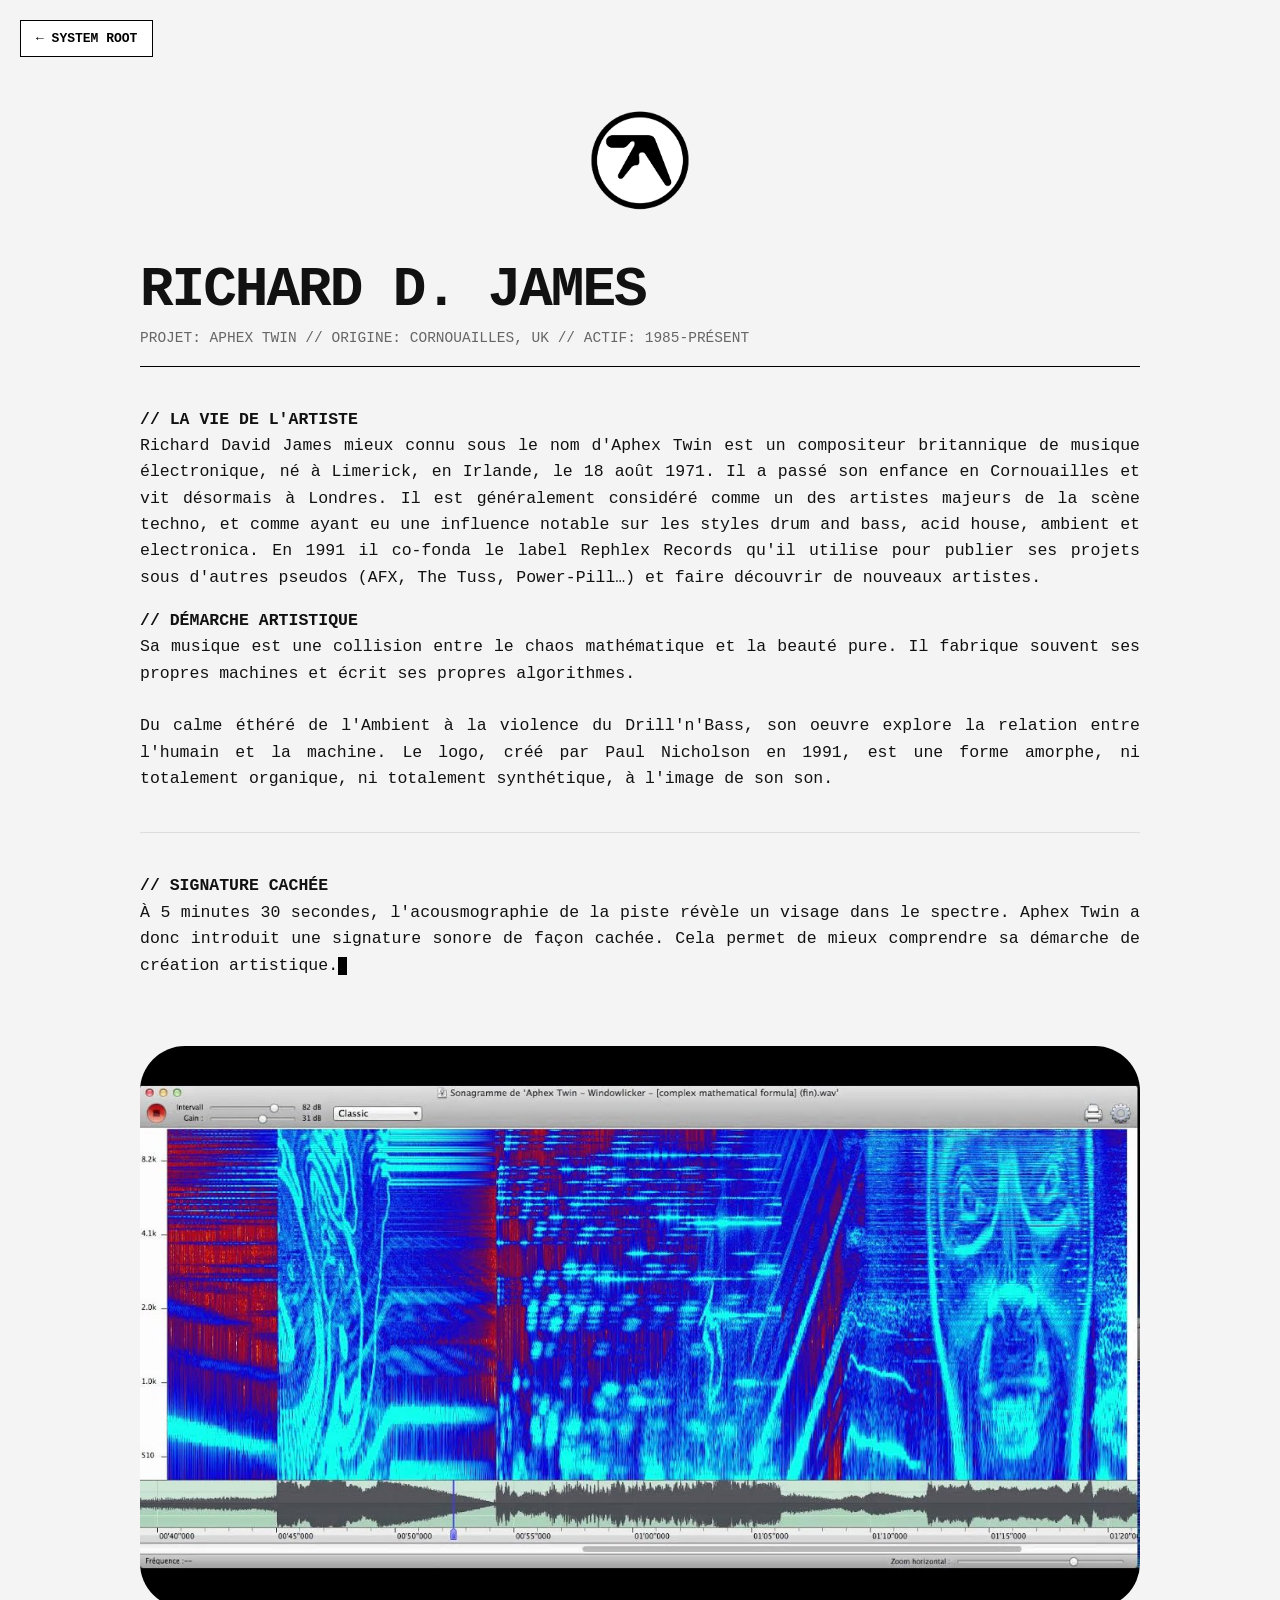
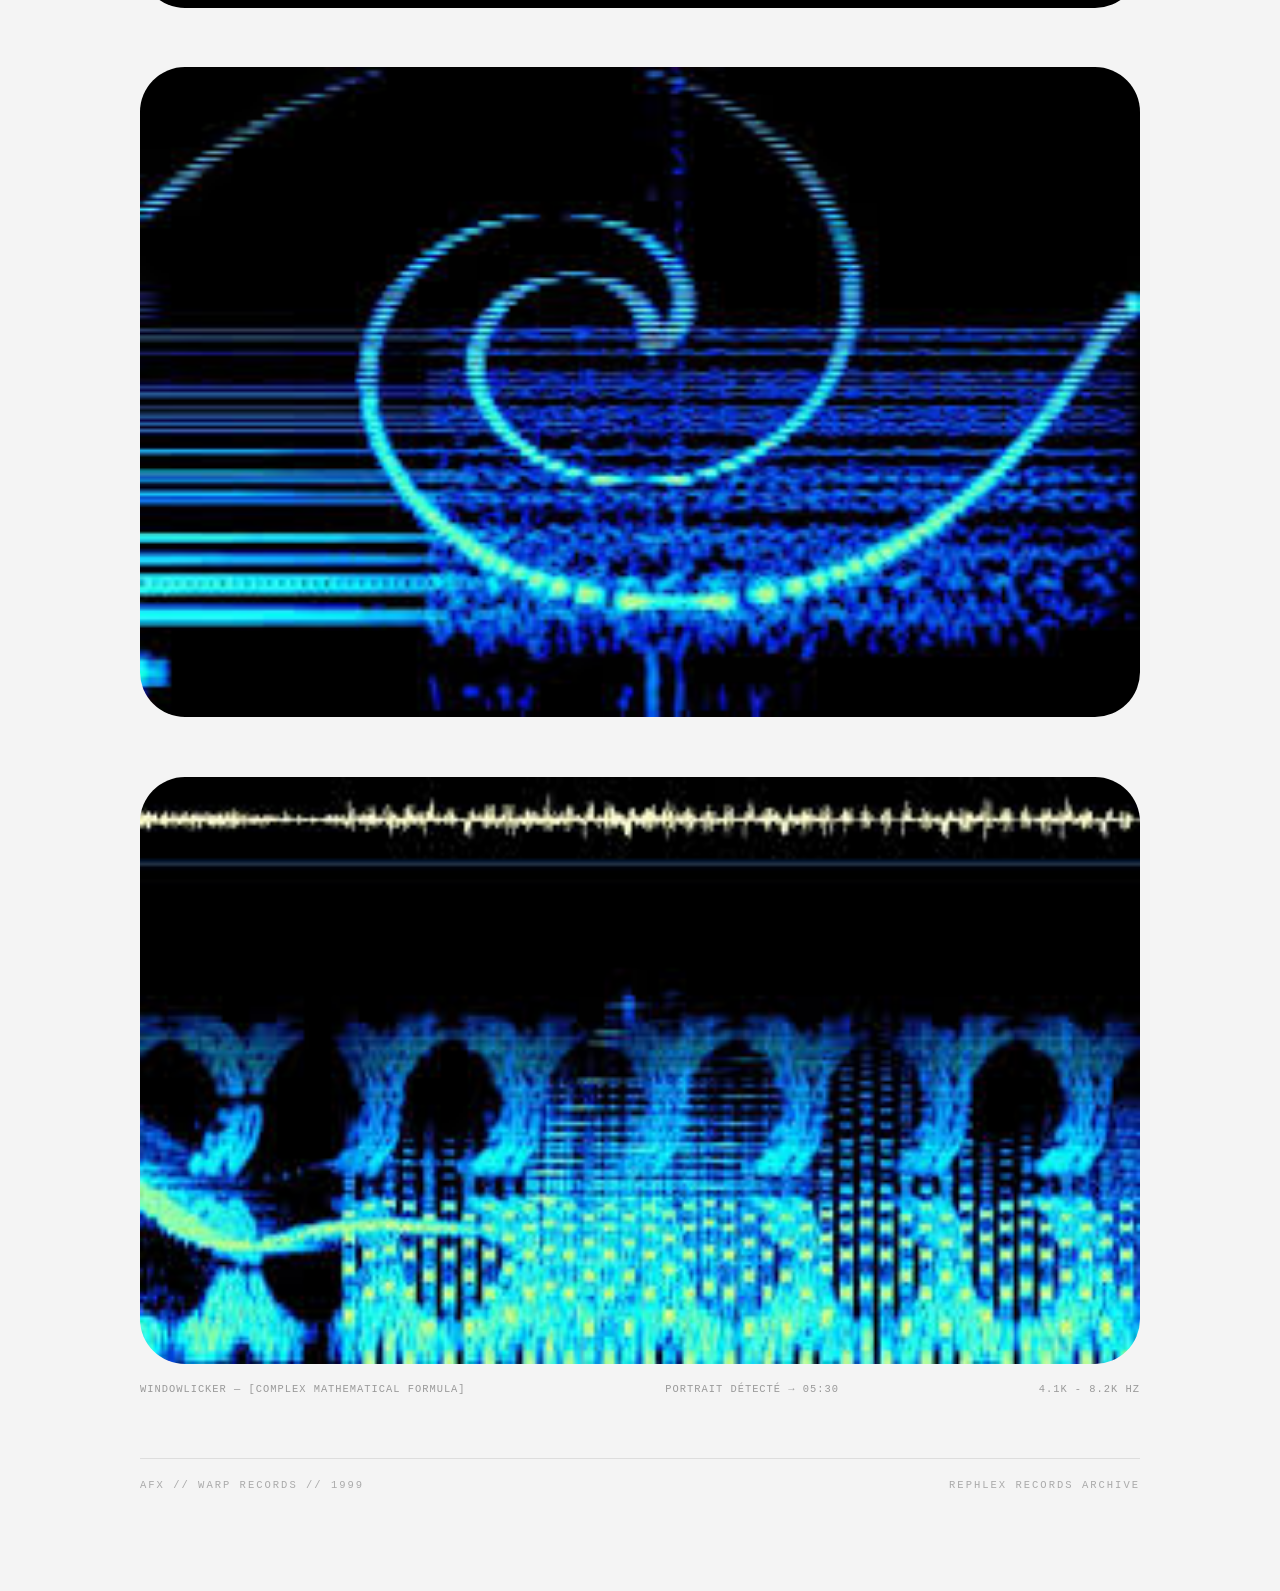
<file: aphextwin/aphextwin.html>
<!DOCTYPE html>
<html lang="fr">
<head>
    <meta charset="UTF-8">
    <title>Aphex Twin - DATA</title>
    <link rel="stylesheet" href="style.css">
</head>
<body>
    <a href="index.html" class="back-btn">← SYSTEM ROOT</a>

    <div class="bio-container">
        <div>
            <img src="img/Aphex Twin logo.png" class="logoatdemarche">
        </div>

        <h1>Richard D. James</h1>
        <span class="meta">PROJET: APHEX TWIN // ORIGINE: CORNOUAILLES, UK // ACTIF: 1985-PRÉSENT</span>

        <div class="bio-text">
            <p><strong>// LA VIE DE L'ARTISTE</strong><br>
            Richard David James mieux connu sous le nom d'Aphex Twin est un compositeur britannique de musique électronique, né à Limerick, en Irlande, le 18 août 1971. Il a passé son enfance en Cornouailles et vit désormais à Londres. Il est généralement considéré comme un des artistes majeurs de la scène techno, et comme ayant eu une influence notable sur les styles drum and bass, acid house, ambient et electronica. En 1991 il co-fonda le label Rephlex Records qu'il utilise pour publier ses projets sous d'autres pseudos (AFX, The Tuss, Power-Pill…) et faire découvrir de nouveaux artistes.</p>

            <p><strong>// DÉMARCHE ARTISTIQUE</strong><br>
            Sa musique est une collision entre le chaos mathématique et la beauté pure. Il fabrique souvent ses propres machines et écrit ses propres algorithmes.
            <br><br>
            Du calme éthéré de l'Ambient à la violence du Drill'n'Bass, son oeuvre explore la relation entre l'humain et la machine. Le logo, créé par Paul Nicholson en 1991, est une forme amorphe, ni totalement organique, ni totalement synthétique, à l'image de son son.</p>

            <hr class="separateur" data-label="// ANALYSE SPECTRALE">

            <p><strong>// SIGNATURE CACHÉE</strong><br>
            À 5 minutes 30 secondes, l'acousmographie de la piste révèle un visage dans le spectre. Aphex Twin a donc introduit une signature sonore de façon cachée. Cela permet de mieux comprendre sa démarche de création artistique.<span class="curseur"></span></p>

            <img src="img/maxresdefault.jpg" alt="Spectrogramme Windowlicker" class="logaimg">
            <img src="img/images.jpeg" alt="Spectrogramme Windowlicker" class="logaimg">
            <img src="img/images (1).jpeg" alt="Spectrogramme Windowlicker" class="logaimg">

            <div class="legende-spectro">
                <span>Windowlicker — [complex mathematical formula]</span>
                <span>Portrait détecté → 05:30</span>
                <span>4.1k - 8.2k Hz</span>
            </div>
        </div>

        <div class="note-bas">
            <span>AFX // WARP RECORDS // 1999</span>
            <span>REPHLEX RECORDS ARCHIVE</span>
        </div>
    </div>
</body>
</html>
</file>
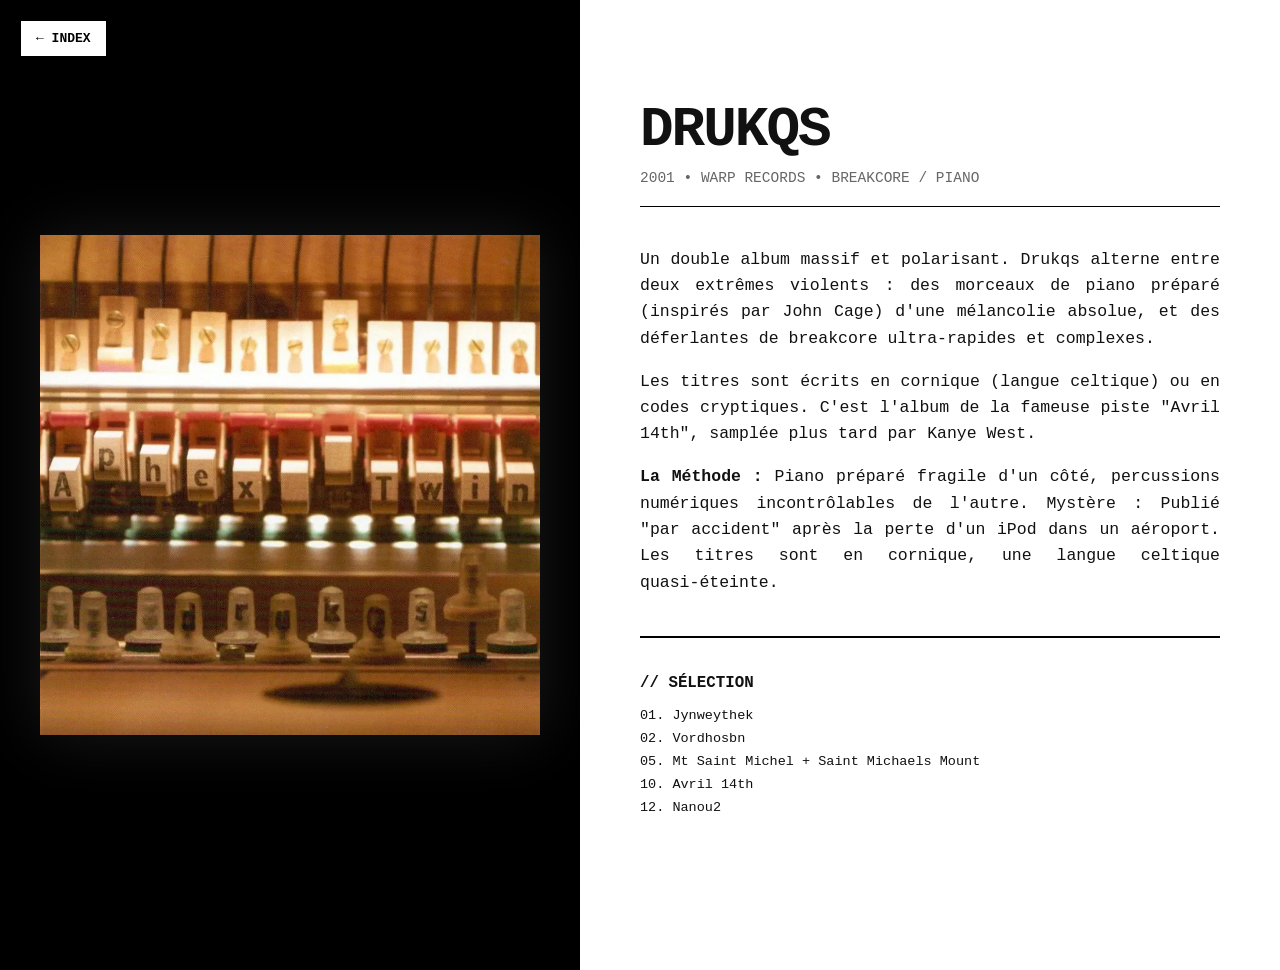
<file: aphextwin/Drukqs (2001).html>
<!DOCTYPE html>
<html lang="fr">
<head>
    <meta charset="UTF-8">
    <title>Drukqs</title>
    <link rel="stylesheet" href="style.css">
</head>
<body>
    <audio src="audio/Avril 14th.mp3" autoplay loop></audio>
    <a href="index.html" class="back-btn">← INDEX</a>
    <div class="content-layout">
        <div class="cover-side">
            <img src="img/Drukqs (2001).jpg" alt="Drukqs">
        </div>
        <div class="info-side">
            <h1>Drukqs</h1>
            <span class="meta">2001 • WARP RECORDS • BREAKCORE / PIANO</span>

            <div class="album-desc">
                <p>Un double album massif et polarisant. Drukqs alterne entre deux extrêmes violents : des morceaux de piano préparé (inspirés par John Cage) d'une mélancolie absolue, et des déferlantes de breakcore ultra-rapides et complexes.</p>
                <p>Les titres sont écrits en cornique (langue celtique) ou en codes cryptiques. C'est l'album de la fameuse piste "Avril 14th", samplée plus tard par Kanye West.</p>
                <strong>La Méthode :</strong> Piano préparé fragile d'un côté, percussions numériques incontrôlables de l'autre.
Mystère : Publié "par accident" après la perte d'un iPod dans un aéroport. Les titres sont en cornique, une langue celtique quasi-éteinte.
            </div>

            <div class="tracklist">
                <h3>// SÉLECTION</h3>
                <ul>
                    <li>01. Jynweythek</li>
                    <li>02. Vordhosbn</li>
                    <li>05. Mt Saint Michel + Saint Michaels Mount</li>
                    <li>10. Avril 14th</li>
                    <li>12. Nanou2</li>
                </ul>
            </div>
        </div>
    </div>
</body>
</html>
</file>
<file: aphextwin/style.css>
/* VARIABLES DE COULEURS ET FONTS */
:root {
    --afx-green: #ccff00;
    --afx-bg: #f4f4f4;
    --afx-text: #111;
    --afx-mono: 'Courier New', Courier, monospace;
}

/* CONFIGURATION GLOBALE*/
body {
    margin: 0;
    padding: 0;
    background-color: var(--afx-bg);
    font-family: var(--afx-mono);
    color: var(--afx-text);
    overflow: auto; 
}

/*LOGO CENTRAL*/
.logo1 {
    position: absolute;
    top: 50%;
    left: 50%;
    transform: translate(-50%, -50%) scale(1);
    width: 500px; 
    height: 500px;
    display: flex;
    justify-content: center;
    align-items: center;
    transition: transform 1s ease-in-out; 
    z-index: 5;
}

.logo1 img { 
    width: 100%;
    height: auto; 
}

.logo1:hover { 
    transform: translate(-50%, -50%) scale(1.1) rotate(360deg);
}

/*LES ALBUMS AUX COINS*/
.corner-box {
    position: absolute;
    width: 200px; 
    height: 200px;
    display: flex;
    justify-content: center;
    align-items: center;
    z-index: 10;
}

.corner-box img {
    width: 100%; 
    height: 100%;
    object-fit: cover;
    border-radius: 4px;
    filter: grayscale(100%);
    transition: all 0.5s ease;
    box-shadow: 0 4px 15px rgba(0,0,0,0.2);
}

.corner-box:hover img {
    filter: grayscale(0%);
    transform: scale(1.1);
}

/* Positions précises */
.top-left { top: 13%; left: 10%; }
.top-right { top: 13%; right: 10%; }
.bottom-left { bottom: 13%; left: 10%; }
.bottom-right { bottom: 13%; right: 10%; }

/*PAGES ALBUMS & BIO*/
.back-btn {
    position: fixed;
    top: 20px; left: 20px;
    padding: 10px 15px;
    border: 1px solid black;
    background: white;
    z-index: 100;
    font-weight: bold;
    text-transform: uppercase;
    font-size: 13px;
    text-decoration: none;
    color: black;
}
.back-btn:hover {
    background: black;
    color: var(--afx-green);
}

.content-layout {
    display: flex;
    min-height: 970px;
}

.cover-side {
    flex: 1;
    background: black;
    display: flex;
    justify-content: center;
    align-items: center;
    position: sticky;
    height: 970px;
}
.cover-side img {
    width: 100%;
    max-width: 500px;
    box-shadow: 0 0 60px rgba(255, 255, 255, 0.1);
}

.info-side {
    flex: 1;
    padding: 60px;
    background: rgb(255, 255, 255);
    overflow-y: auto;
}

h1 {
    font-size: 56px;
    letter-spacing: -2px;
    margin-bottom: 8px;
    text-transform: uppercase;
}
.meta {
    font-size: 14.5px;
    color: #666;
    margin-bottom: 40px;
    border-bottom: 1px solid black;
    padding-bottom: 20px;
    display: block;
}

.bio-text, .album-desc {
    font-size: 16.5px;
    line-height: 1.6;
    text-align: justify;
    margin-bottom: 40px;
}

.tracklist {
    font-size: 13.5px;
    border-top: 2px solid black;
    padding-top: 20px;
}
.tracklist ul { list-style: none; padding: 0; }
.tracklist li { margin-bottom: 8px; font-family: monospace; }
.tracklist span { color: #888; margin-left: 10px; }

/* Pour la page centrale specifique */
.bio-container {
    max-width: 1000px;
    margin: 0 auto;
    padding: 100px 20px;
}

.logaimg {
    width: 1000px;
    border-radius: 45px;
    margin-top: 50px;
    max-height: 650px;
}

.logoatdemarche {
    height: 120px;
    display: block;
    margin: 0 auto;
}

/* Légende sous le spectrogramme */
.legende-spectro {
    display: flex;
    justify-content: space-between;
    margin-top: 8px;
    font-size: 0.65rem;
    color: #999;
    letter-spacing: 1px;
    text-transform: uppercase;
}

/* Ligne séparatrice avec label centré */
.separateur {
    border: none;
    border-top: 1px solid #ddd;
    margin: 40px 0;
    position: relative;
}

.separateur::after {
    content: attr(data-label);
    position: absolute;
    top: -9px;
    left: 50%;
    transform: translateX(-50%);
    background: var(--afx-bg);
    padding: 0 12px;
    font-size: 10.5px;
    color: #aaa;
    letter-spacing: 3px;
}

/* Note de bas de page */
.note-bas {
    font-size: 10.5px;
    color: #aaa;
    letter-spacing: 2px;
    text-transform: uppercase;
    border-top: 1px solid #ddd;
    padding-top: 20px;
    margin-top: 60px;
    display: flex;
    justify-content: space-between;
}

/* Curseur clignotant */
.curseur {
    display: inline-block;
    width: 9px;
    height: 18px;
    background: black;
    vertical-align: text-bottom;
    animation: clignoter 1s step-end infinite;
}
/* Animation pour le curseur clignotant */
@keyframes clignoter {
    0%, 49% { opacity: 1; }
    50%, 100% { opacity: 0; }
}
</file>
